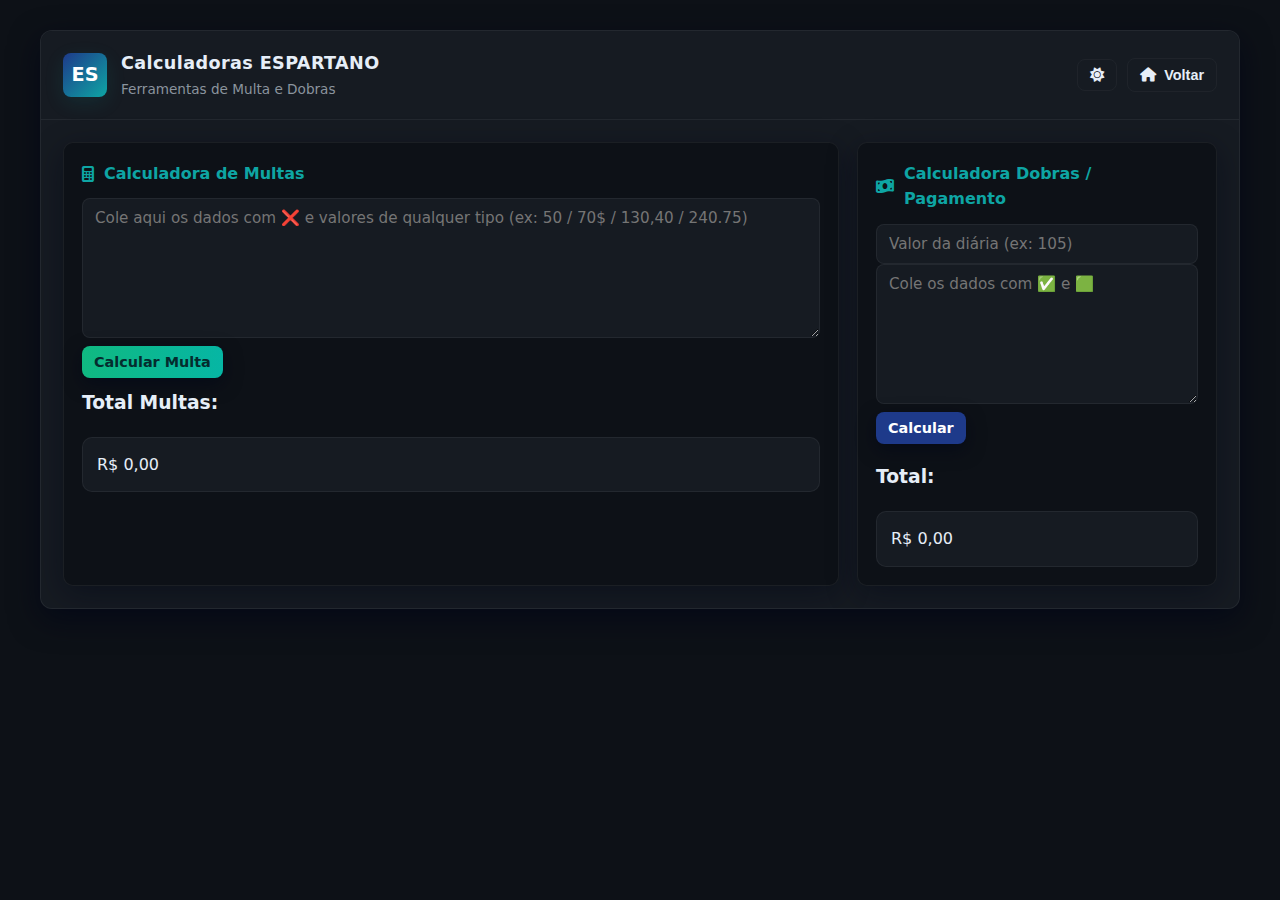
<file: calculadoras.html>
<!DOCTYPE html> 
<html lang="pt-BR">
<head>
<meta charset="UTF-8">
<meta name="viewport" content="width=device-width, initial-scale=1.0">
<title>Calculadoras • ESPARTANO</title>
<link href="https://cdnjs.cloudflare.com/ajax/libs/font-awesome/6.5.0/css/all.min.css" rel="stylesheet">
<link rel="stylesheet" href="styles.css">

</head>

<body>
<div class="wrap">

<header class="app-header">
  <div class="title">
    <div class="logo">ES</div>
    <div>
      <h1>Calculadoras ESPARTANO</h1>
      <div class="subtitle">Ferramentas de Multa e Dobras</div>
    </div>
  </div>

  <div class="header-actions">
	    <button title="Alternar Tema" onclick="alternarTema()" id="themeToggle">
	      <i class="fa-solid fa-sun"></i>
	    </button>
    <button onclick="window.location.href='index.html'">
      <i class="fa-solid fa-house"></i> Voltar
    </button>
  </div>
</header>

<main>

<!-- ======================== CALCULADORA DE MULTAS ======================== -->
<section class="panel main-panel">
  <h2><i class="fa-solid fa-calculator"></i> Calculadora de Multas</h2>

  <textarea id="entradaMulta" placeholder="Cole aqui os dados com ❌ e valores de qualquer tipo (ex: 50 / 70$ / 130,40 / 240.75)" style="height:140px"></textarea>

  <button class="btn btn-add" onclick="calcularMulta()">Calcular Multa</button>

  <h3 style="margin-top:10px;">Total Multas:</h3>
  <div class="card" id="resultadoMulta">R$ 0,00</div>
</section>



<!-- ======================== CALCULADORA DOBRAS ======================== -->
<section class="panel main-panel">
  <h2><i class="fa-solid fa-money-bill-wave"></i> Calculadora Dobras / Pagamento</h2>

  <input type="number" id="valorDiaria2" class="input" placeholder="Valor da diária (ex: 105)">
  <textarea id="entradaDobras" placeholder="Cole os dados com ✅ e 🟩" style="height:140px"></textarea>

  <button class="btn btn-success" onclick="calcularDobras()">Calcular</button>

  <h3>Total:</h3>
  <div class="card" id="resultadoDobras">R$ 0,00</div>
</section>

</main>
</div>

<script src="theme.js"></script>
<script>
/* ============================================================
   CALCULADORA DE MULTAS — CORRIGIDA
   Agora ela captura valores mesmo com textos / símbolos no meio
   Ex: ❌ 50 / ❌ valor: 130,40 / ❌ total = 240.75
   ============================================================ */
function calcularMulta() {
  const texto = document.getElementById("entradaMulta").value;

  const regex = /❌[^0-9]*([\d.,]+)/g;

  let match;
  let total = 0;

  while ((match = regex.exec(texto)) !== null) {
    const numero = match[1].replace(",", ".");
    total += parseFloat(numero);
  }

  document.getElementById("resultadoMulta").textContent =
    total.toLocaleString("pt-BR", { style: "currency", currency: "BRL" });
}

function calcularDobras() {
  const texto = document.getElementById("entradaDobras").value;
  const diaria = parseFloat(document.getElementById("valorDiaria2").value) || 0;

  const linhas = texto.split("\n");
  let total = 0;

  linhas.forEach(linha => {
    const qtdVerde = (linha.match(/🟩/g) || []).length;
    const qtdCheck = (linha.match(/✅/g) || []).length;

    if (qtdVerde > 0) {
      total += 20; // Tem 🟩 → adiciona 20
    } else if (qtdCheck >= 2) {
      total += diaria; // Linha com 2 ou mais check marca diária
    }
  });

  document.getElementById("resultadoDobras").textContent =
    total.toLocaleString("pt-BR", { style: "currency", currency: "BRL" });
}

</script>

</body>
</html>
</file>
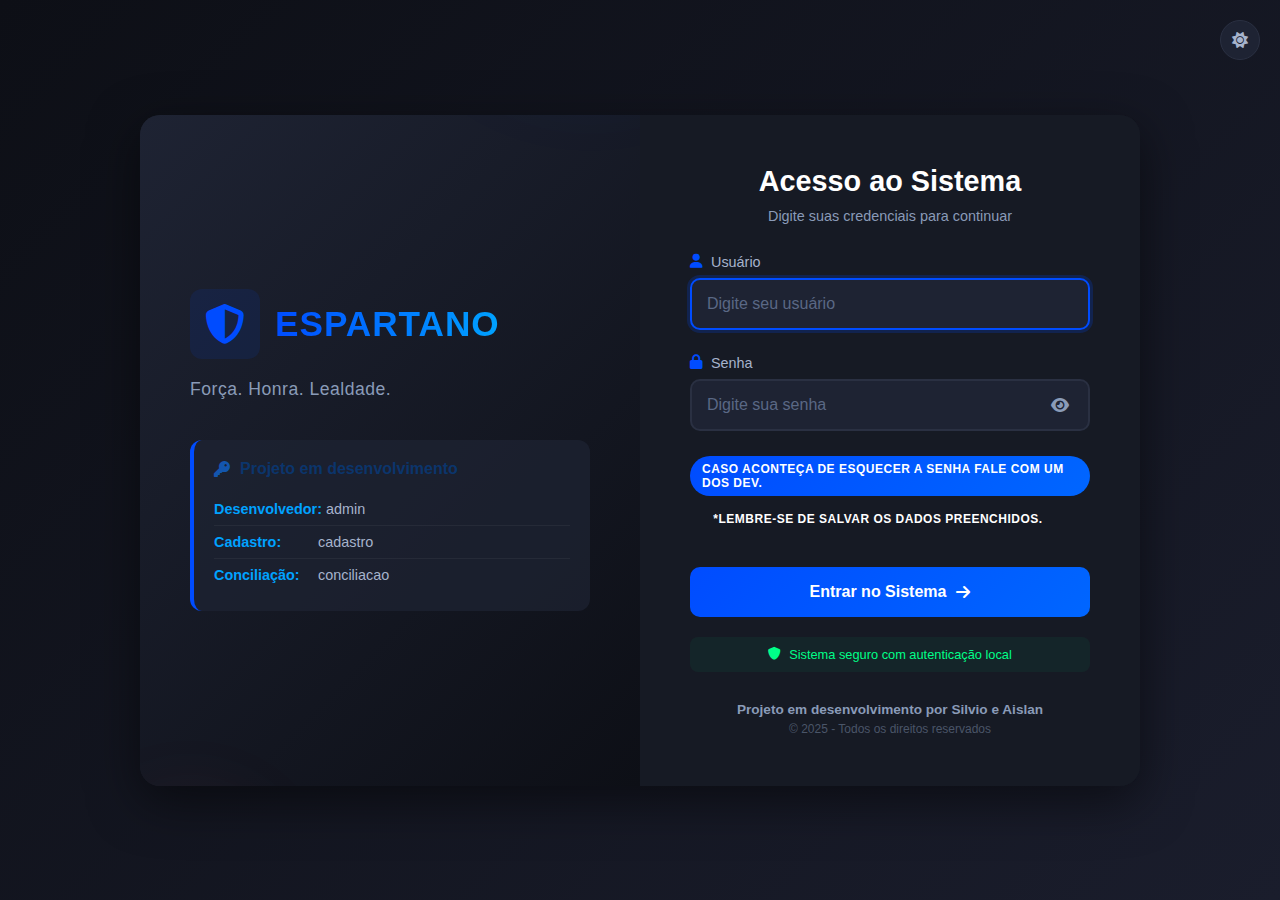
<file: login.html>
<!DOCTYPE html>
<html lang="pt-BR">
<head>
    <meta charset="UTF-8" />
    <meta name="viewport" content="width=device-width, initial-scale=1.0" />
    <title>Login - Sistema Espartano</title>
    <link rel="stylesheet" href="login.css">
    <link rel="stylesheet" href="https://cdnjs.cloudflare.com/ajax/libs/font-awesome/6.4.0/css/all.min.css">
</head>

<body>
    <div class="login-container">
        <div class="login-left">
            <div class="brand-section">
                <div class="logo">
                    <i class="fas fa-shield-alt"></i>
                    <h1>ESPARTANO</h1>
                </div>
                <p class="slogan">Força. Honra. Lealdade.</p>
                
                <div class="credentials-info">
                    <h3><i class="fas fa-key"></i>Projeto em desenvolvimento</h3>
                    <div class="credential-item">
                        <strong>Desenvolvedor:</strong> admin
                    </div>
                    <div class="credential-item">
                        <strong>Cadastro:</strong> cadastro 
                    </div>
                    <div class="credential-item">
                        <strong>Conciliação:</strong> conciliacao
                    </div>
                </div>
            </div>
        </div>
        
        <div class="login-box">
            <button title="Alternar Tema" onclick="alternarTema()" id="themeToggle" class="theme-toggle-login">
                <i class="fa-solid fa-sun"></i>
            </button>
            <div class="login-header">
                <h2>Acesso ao Sistema</h2>
                <p>Digite suas credenciais para continuar</p>
            </div>

            <div id="login-error" class="error-message" style="display:none;">
                <i class="fas fa-exclamation-circle"></i>
                <span>Usuário ou senha incorretos!</span>
            </div>

            <form id="login-form" onsubmit="login(event)">
                <div class="input-group">
                    <label for="username">
                        <i class="fas fa-user"></i> Usuário
                    </label>
                    <input type="text" id="username" placeholder="Digite seu usuário" autocomplete="username">
                </div>
                
                <div class="input-group">
                    <label for="password">
                        <i class="fas fa-lock"></i> Senha
                    </label>
                    <div class="password-container">
                        <input type="password" id="password" placeholder="Digite sua senha" autocomplete="current-password">
                        <button type="button" class="toggle-password" onclick="togglePassword()">
                            <i class="fas fa-eye"></i>
                        </button>
                    </div>
                </div>

                <div class="options">
                    <div class="role-badges">
                        <span class="badge badge-admin">Caso aconteça de esquecer a senha fale com um dos Dev.</span>
                        <br>
                        <br>
                        <span class="badge badge-cadastro">*Lembre-se de salvar os dados preenchidos.</span>
                        <span class="badge badge-conciliacao"></span>
                    </div>
                </div>

                <button type="submit" class="btn-login">
                    <span>Entrar no Sistema</span>
                    <i class="fas fa-arrow-right"></i>
                </button>

                <div class="security-info">
                    <i class="fas fa-shield"></i>
                    <span>Sistema seguro com autenticação local</span>
                </div>
            </form>

            <div class="footer">
                <p class="version">Projeto em desenvolvimento por Silvio e Aislan</p>
                <p class="copyright">© 2025 - Todos os direitos reservados</p>
            </div>
        </div>
    </div>

    <script src="login.js"></script>
    <script src="theme.js"></script>
    <script>
        // Adicionando a função togglePassword aqui para evitar erros
        function togglePassword() {
            const passwordInput = document.getElementById('password');
            const toggleButton = document.querySelector('.toggle-password i');
            
            if (passwordInput.type === 'password') {
                passwordInput.type = 'text';
                toggleButton.classList.remove('fa-eye');
                toggleButton.classList.add('fa-eye-slash');
            } else {
                passwordInput.type = 'password';
                toggleButton.classList.remove('fa-eye-slash');
                toggleButton.classList.add('fa-eye');
            }
        }

        // Foco automático no campo de usuário
        document.addEventListener('DOMContentLoaded', function() {
            document.getElementById('username').focus();
            
            // Pressionar Enter para enviar
            document.getElementById('password').addEventListener('keypress', function(e) {
                if (e.key === 'Enter') {
                    const form = document.getElementById('login-form');
                    const event = new Event('submit', { cancelable: true });
                    form.dispatchEvent(event);
                }
            });
        });
    </script>
</body>
</html>
</file>
<file: styles.css>
:root {
  --bg: #0d1117;
          --card: #161b22; /* Cartão Escuro */
          --muted: #8b949e; /* Texto Muted */
  --accent: #0ea5a4;
  --primary: #1e3a8a;
  --danger: #ef4444;
  --success: #10b981;
  --glass: rgba(255, 255, 255, 0.03);
  --border: rgba(255, 255, 255, 0.06);
  --white: #e6eef8;
  --shadow-sm: 0 6px 18px rgba(2, 6, 23, 0.6);
  --shadow-md: 0 8px 30px rgba(2, 6, 23, 0.45);
  --shadow-lg: 0 10px 30px rgba(2, 6, 23, 0.7);
  --transition: all 0.3s cubic-bezier(0.4, 0, 0.2, 1);
}

.light-theme {
  --bg: #f9fafb; /* Fundo branco muito suave */
  --card: #ffffff; /* Fundo dos painéis branco */
  --muted: #6b7280; /* Texto secundário */
  --accent: #0d9488; /* Cor de destaque (mantida) */
  --primary: #3b82f6; /* Azul mais suave */
  --danger: #dc2626; /* Vermelho */
  --success: #10b981; /* Verde */
  --glass: rgba(222, 215, 215, 0.01);
  --border: #e5e7eb; /* Borda clara */
  --white: #1f2937; /* Texto principal escuro */
  --shadow-sm: 0 1px 2px rgba(0, 0, 0, 0.05);
  --shadow-md: 0 4px 6px rgba(0, 0, 0, 0.1);
  --shadow-lg: 0 10px 15px rgba(0, 0, 0, 0.1);
}

*,
*::before,
*::after {
  box-sizing: border-box;
}

html,
body {
  height: 100%;
  margin: 0;
  padding: 0;
}

body {
  font-family: 'Segoe UI', Roboto, system-ui, -apple-system, 'Helvetica Neue', Arial, sans-serif;
  background: var(--bg); /* Cor sólida para um visual flat */
  color: var(--white);
  -webkit-font-smoothing: antialiased;
  -moz-osx-font-smoothing: grayscale;
  padding: 18px;
  line-height: 1.6;
}

.wrap {
  max-width: 1200px;
  margin: 12px auto;
  background: var(--card); /* Cor sólida do card para o wrap */
  border-radius: 12px;
  box-shadow: var(--shadow-lg);
  border: 1px solid var(--border);
  overflow: hidden;
}

.app-header {
  display: flex;
  align-items: center;
  justify-content: space-between;
  padding: 18px 22px;
  background: var(--card); /* Cor sólida do card */
  border-bottom: 1px solid var(--border);
  gap: 16px;
  flex-wrap: wrap;
}

.title {
  display: flex;
  gap: 14px;
  align-items: center;
}

.logo {
  width: 44px;
  height: 44px;
  background: linear-gradient(135deg, var(--primary), var(--accent));
  display: flex;
  align-items: center;
  justify-content: center;
  border-radius: 8px;
  font-weight: 700;
  color: white;
  box-shadow: 0 6px 20px rgba(14, 165, 164, 0.12);
  font-size: 1.2rem;
}

h1 {
  font-size: 1.1rem;
  margin: 0;
  color: var(--white);
  letter-spacing: 0.4px;
  font-weight: 700;
}

.subtitle {
  color: var(--muted);
  font-size: 0.85rem;
  margin-top: 2px;
}

.header-actions {
  display: flex;
  gap: 10px;
  align-items: center;
  flex-wrap: wrap;
}

.header-actions button {
  background: transparent;
  border: 1px solid rgba(255, 255, 255, 0.04);
  color: var(--white);
  padding: 8px 12px;
  border-radius: 8px;
  cursor: pointer;
  display: inline-flex;
  gap: 8px;
  align-items: center;
  font-weight: 600;
  font-size: 0.9rem;
  transition: var(--transition);
}

.header-actions button:hover {
  transform: translateY(-3px);
  background: rgba(255, 255, 255, 0.05);
  box-shadow: var(--shadow-sm);
}

.header-actions button.btn-danger {
  background: #7f1d1d;
  border-color: #991b1b;
}

.header-actions button.btn-danger:hover {
  background: #991b1b;
}

main {
  padding: 22px;
  display: grid;
  grid-template-columns: 1fr 360px;
  gap: 18px;
}

.panel {
  background: var(--bg); /* Cor sólida do fundo */
  border-radius: 10px;
  padding: 18px;
  border: 1px solid var(--border);
  box-shadow: var(--shadow-md);
}

.main-panel {
  min-height: 400px;
}

.sub-panel {
  margin-bottom: 12px;
}

.panel h2 {
  margin: 0 0 12px 0;
  color: var(--accent);
  font-size: 1rem;
  display: flex;
  align-items: center;
  gap: 10px;
  font-weight: 700;
}

.grid-2col {
  display: grid;
  grid-template-columns: 1fr 1fr;
  gap: 12px;
}

label {
  font-size: 0.85rem;
  color: var(--muted);
  display: block;
  margin-bottom: 6px;
  font-weight: 500;
}

input[type="text"],
input[type="date"],
input[type="number"],
textarea {
  width: 100%;
  padding: 10px 12px;
  border-radius: 8px;
  background: var(--card);
  color: var(--white);
  border: 1px solid var(--border);
  font-size: 0.95rem;
  transition: var(--transition);
  font-family: inherit;
}

input:focus,
textarea:focus {
  outline: 2px solid rgba(14, 165, 164, 0.12);
  border-color: rgba(14, 165, 164, 0.2);
  background: rgba(17, 24, 39, 0.8);
}

input:hover,
textarea:hover {
  border-color: rgba(255, 255, 255, 0.1);
}

.input-estado {
  border-radius: 8px;
  padding: 10px 12px;
  width: 100%;
  margin-bottom: 12px;
  background: var(--card);
  border: 1px solid var(--border);
  color: var(--white);
}

.saldo-input {
  font-weight: 600;
}

table {
  width: 100%;
  border-collapse: collapse;
  margin-top: 8px;
  font-size: 0.92rem;
  color: var(--white);
}

th,
td {
  padding: 10px 8px;
  border-bottom: 1px solid rgba(255, 255, 255, 0.03);
  text-align: left;
  vertical-align: middle;
}

thead th {
  background: rgba(255, 255, 255, 0.02);
  color: var(--muted);
  font-weight: 700;
  font-size: 0.86rem;
  position: sticky;
  top: 0;
  backdrop-filter: blur(6px);
  text-transform: uppercase;
  letter-spacing: 0.5px;
}

tbody tr {
  transition: var(--transition);
}

tbody tr:nth-child(even) {
  background: rgba(255, 255, 255, 0.012);
}

tbody tr:hover {
  background: rgba(255, 255, 255, 0.03);
}

.valor-input {
  text-align: right;
  font-weight: 700;
  padding-right: 10px;
}

tfoot td {
  font-weight: 700;
  color: var(--accent);
  background: rgba(14, 165, 164, 0.03);
  border-top: 1px solid rgba(255, 255, 255, 0.02);
  padding-top: 12px;
}

.btn {
  display: inline-flex;
  gap: 8px;
  align-items: center;
  padding: 8px 12px;
  border-radius: 8px;
  border: none;
  cursor: pointer;
  font-weight: 700;
  color: white;
  background: var(--primary);
  box-shadow: var(--shadow-sm);
  transition: var(--transition);
  font-size: 0.9rem;
  font-family: inherit;
}

.btn:hover {
  transform: translateY(-3px);
  box-shadow: 0 8px 24px rgba(2, 6, 23, 0.8);
}

.btn:active {
  transform: translateY(-1px);
}

.btn-add {
  background: linear-gradient(90deg, var(--success), #06b6a4);
  color: #042c2e;
}

.btn-add:hover {
  background: linear-gradient(90deg, #059669, #0d9488);
}

.btn-paste {
  background: linear-gradient(90deg, #0f766e, #0ea5a4);
}

.btn-paste:hover {
  background: linear-gradient(90deg, #0d9488, #14b8a6);
}

.btn-zerar {
  background: #374151;
}

.btn-zerar:hover {
  background: #4b5563;
}

.btn-excel {
  background: linear-gradient(90deg, #16a34a, #059669);
}

.btn-excel:hover {
  background: linear-gradient(90deg, #15803d, #047857);
}

.btn-pdf {
  background: linear-gradient(90deg, #ef4444, #dc2626);
}

.btn-pdf:hover {
  background: linear-gradient(90deg, #dc2626, #b91c1c);
}

.btn-conciliacao {
  background: linear-gradient(90deg, #6d28d9, #5b21b6);
  width: 100%;
  justify-content: center;
  padding: 12px 16px;
  font-size: 1rem;
}

.btn-conciliacao:hover {
  background: linear-gradient(90deg, #5b21b6, #4c1d95);
}

.btn-copy {
  background: linear-gradient(90deg, #0ea5a4, #0d9488);
  padding: 6px 10px;
  font-size: 0.85rem;
}

.btn-group {
  margin-top: 12px;
  display: flex;
  gap: 8px;
  flex-wrap: wrap;
}

.paste-container {
  margin-top: 10px;
  border-radius: 8px;
  padding: 10px;
  border: 1px dashed rgba(255, 255, 255, 0.04);
  background: linear-gradient(180deg, rgba(255, 255, 255, 0.01), rgba(0, 0, 0, 0.02));
  max-height: 220px;
  overflow-y: auto;
}

.paste-container label {
  color: var(--muted);
  display: block;
  margin-bottom: 8px;
}

.paste-container textarea {
  width: 100%;
  height: 120px;
  margin-top: 8px;
  background: var(--card);
  color: var(--white);
  border: 1px solid var(--border);
  resize: vertical;
  font-family: ui-monospace, SFMono-Regular, Menlo, Monaco, 'Courier New', monospace;
  font-size: 0.9rem;
}

.paste-actions {
  margin-top: 8px;
  display: flex;
  gap: 8px;
  justify-content: flex-end;
}

.side {
  display: flex;
  flex-direction: column;
  gap: 12px;
  position: sticky; /* Torna a coluna lateral "pegajosa" */
  top: 22px; /* Distância do topo da tela (ajustar conforme o padding do main) */
  height: fit-content; /* Impede que o elemento se estique além do necessário */
}

.card {
  background: var(--card); /* Cor sólida do card */
  border-radius: 10px;
  padding: 14px;
  border: 1px solid var(--border);
}

.card h3 {
  margin: 0 0 12px 0;
  color: var(--accent);
  font-size: 0.95rem;
  display: flex;
  align-items: center;
  gap: 8px;
  font-weight: 700;
}

.resumo-item {
  display: flex;
  justify-content: space-between;
  margin: 8px 0;
  color: var(--muted);
  font-size: 0.9rem;
}

.resumo-item strong {
  color: var(--white);
  font-weight: 700;
}

.conciliacao-output {
  white-space: pre-wrap;
  background: #020617;
  border-radius: 8px;
  padding: 12px;
  color: var(--muted);
  display: none;
  font-family: ui-monospace, SFMono-Regular, Menlo, Monaco, 'Courier New', monospace;
  border: 1px solid rgba(255, 255, 255, 0.03);
  margin-top: 18px;
  max-height: 400px;
  overflow-y: auto;
  font-size: 0.85rem;
  line-height: 1.6;
}

.link-container {
  margin-top: 18px;
  padding: 12px;
  background: rgba(14, 165, 164, 0.03);
  border: 1px solid rgba(14, 165, 164, 0.1);
  border-radius: 8px;
}

.link-container label {
  color: var(--accent);
  font-weight: 600;
  margin-bottom: 8px;
}

.link-display {
  display: flex;
  gap: 8px;
  align-items: center;
  margin-top: 8px;
}

.link-display code {
  flex: 1;
  background: var(--card);
  padding: 8px 12px;
  border-radius: 6px;
  color: var(--white);
  font-size: 0.85rem;
  word-break: break-all;
  border: 1px solid var(--border);
  font-family: ui-monospace, SFMono-Regular, Menlo, Monaco, 'Courier New', monospace;
}

.footer {
  padding: 12px 18px;
  color: var(--muted);
  font-size: 0.9rem;
  display: flex;
  justify-content: space-between;
  align-items: center;
  border-top: 1px solid var(--border);
  background: var(--card); /* Cor sólida do card */
  flex-wrap: wrap;
  gap: 12px;
}

::-webkit-scrollbar {
  width: 8px;
  height: 8px;
}

::-webkit-scrollbar-track {
  background: var(--card);
  border-radius: 4px;
}

::-webkit-scrollbar-thumb {
  background: var(--muted);
  border-radius: 4px;
}

::-webkit-scrollbar-thumb:hover {
  background: var(--accent);
}

@media (max-width: 980px) {
  main {
    grid-template-columns: 1fr;
  }

  .header-actions {
    gap: 8px;
    flex-wrap: wrap;
  }

  .wrap {
    margin: 8px;
  }

  .grid-2col {
    grid-template-columns: 1fr;
  }

  body {
    padding: 8px;
  }
}

@media (max-width: 640px) {
  .app-header {
    flex-direction: column;
    align-items: flex-start;
  }

  .header-actions {
    width: 100%;
    justify-content: flex-start;
  }

  .header-actions button {
    flex: 1;
    justify-content: center;
    min-width: 100px;
  }

  h1 {
    font-size: 1rem;
  }

  .subtitle {
    font-size: 0.8rem;
  }
}

@keyframes fadeIn {
  from {
    opacity: 0;
    transform: translateY(10px);
  }
  to {
    opacity: 1;
    transform: translateY(0);
  }
}

.panel,
.card {
  animation: fadeIn 0.3s ease-out;
}

.grafico-container {
  margin-top: 12px;
}

/* LED Border: dots around the container */
.grafico-container { position: relative; }
.led-border { position: absolute; inset: -8px; pointer-events: none; }
.led-dot {
  position: absolute;
  width: 16px;
  height: 6px;
  border-radius: 3px;
  background: rgba(255,255,255,0.04);
  box-shadow: 0 0 2px rgba(0,0,0,0.2);
  transition: transform 0.12s linear, box-shadow 0.12s linear, background 0.12s linear, opacity 0.12s linear;
  transform-origin: center center;
  transform: translate(-50%, -50%);
  opacity: 0.18;
}
.led-dot.horizontal { /* size set dynamically via JS to match spacing */ }
.led-dot.vertical { /* size set dynamically via JS to match spacing */ }
.led-dot.active {
  background: linear-gradient(90deg, rgba(0,229,255,1), rgba(0,229,255,0.35));
  box-shadow: 0 0 10px rgba(0,229,255,0.9), 0 0 6px rgba(0,229,255,0.4);
  transform: translate(-50%, -50%) scale(1.1);
}

.led-border::after {
  content: '';
  position: absolute;
  inset: 0;
  border-radius: 10px;
  border: 2px solid rgba(0,229,255,0.06);
  pointer-events: none;
}

.slice-details {
  background: var(--card-bg);
  border: 1px solid var(--border);
  padding: 12px;
  border-radius: 8px;
}

#fluxoChart { cursor: pointer; }
/* Zoom visual: transição e origem do transform para escala visual */
#fluxoChart {
  transition: transform 0.12s ease;
  transform-origin: center center;
  display: block;
  margin: 0 auto;
}

.grafico-item {
  margin-bottom: 16px;
}

.grafico-label {
  display: flex;
  justify-content: space-between;
  align-items: center;
  margin-bottom: 6px;
  font-size: 0.9rem;
}

.grafico-label span {
  color: var(--muted);
  font-weight: 500;
}

.grafico-label strong {
  color: var(--white);
  font-weight: 700;
  font-size: 0.95rem;
}

.grafico-barra-container {
  width: 100%;
  height: 24px;
  background: rgba(255, 255, 255, 0.03);
  border-radius: 6px;
  overflow: hidden;
  border: 1px solid var(--border);
  position: relative;
}

.grafico-barra {
  height: 100%;
  border-radius: 6px;
  transition: width 0.8s cubic-bezier(0.4, 0, 0.2, 1);
  position: relative;
  min-width: 2px;
}

.grafico-barra::after {
  content: '';
  position: absolute;
  top: 0;
  left: 0;
  right: 0;
  bottom: 0;
  background: linear-gradient(90deg, 
    rgba(255, 255, 255, 0.1) 0%, 
    rgba(255, 255, 255, 0) 50%, 
    rgba(255, 255, 255, 0.1) 100%);
  animation: shimmer 2s infinite;
}

@keyframes shimmer {
  0% {
    transform: translateX(-100%);
  }
  100% {
    transform: translateX(100%);
  }
}

.barra-inicial {
  background: linear-gradient(90deg, #1e3a8a, #2563eb);
  box-shadow: 0 0 10px rgba(37, 99, 235, 0.3);
}

.barra-positiva {
  background: linear-gradient(90deg, var(--success), #06b6a4);
  box-shadow: 0 0 10px rgba(16, 185, 129, 0.3);
}

.barra-negativa {
  background: linear-gradient(90deg, var(--danger), #dc2626);
  box-shadow: 0 0 10px rgba(239, 68, 68, 0.3);
}

.barra-final {
  background: linear-gradient(90deg, var(--accent), #14b8a6);
  box-shadow: 0 0 10px rgba(14, 165, 164, 0.4);
}

@keyframes slideInUp {
  from {
    opacity: 0;
    transform: translateY(20px);
  }
  to {
    opacity: 1;
    transform: translateY(0);
  }
}

#graficoCard {
  animation: slideInUp 0.5s ease-out;
}

@media (max-width: 640px) {
  .grafico-label {
    font-size: 0.85rem;
  }

  .grafico-label strong {
    font-size: 0.9rem;
  }

  .grafico-barra-container {
    height: 20px;
  }
}

/* Estilos para a nova seção de Diária */
.resultado-diaria {
  margin-top: 10px;
  padding: 10px;
  background: rgba(255, 255, 255, 0.01);
  border: 1px solid var(--border);
  border-radius: 8px;
  font-size: 0.95rem;
  color: var(--white);
}

.diaria-header {
  margin-bottom: 8px;
  padding-bottom: 5px;
  border-bottom: 1px solid rgba(255, 255, 255, 0.05);
  font-size: 0.9rem;
}

.diaria-header strong {
  color: var(--accent);
}

.diaria-list {
  list-style: none;
  padding: 0;
  margin: 0;
  display: grid;
  grid-template-columns: repeat(auto-fill, minmax(60px, 1fr));
  gap: 6px;
}

.diaria-list li {
  background: rgba(255, 255, 255, 0.05);
  padding: 4px 8px;
  border-radius: 4px;
  font-weight: 500;
  text-align: center;
  transition: background 0.2s;
  font-size: 0.85rem;
}

.diaria-list li:hover {
  background: rgba(255, 255, 255, 0.1);
}

.diaria-list li {
  display: flex;
  justify-content: space-between;
  align-items: center;
}

.diaria-status {
  display: inline-block;
  margin-left: 8px;
  padding: 2px 8px;
  border-radius: 12px;
  font-size: 0.72rem;
  font-weight: 700;
}

.diaria-status.positivo {
  background: rgba(76, 175, 80, 0.12);
  color: var(--success);
  border: 1px solid rgba(76, 175, 80, 0.18);
}

.diaria-status.negativo {
  background: rgba(244, 67, 54, 0.06);
  color: var(--danger);
  border: 1px solid rgba(244, 67, 54, 0.12);
}

.diaria-status.neutro {
  background: rgba(255, 255, 255, 0.03);
  color: var(--info);
  border: 1px solid rgba(255, 255, 255, 0.06);
}

/* --- ESTILOS DE IMPRESSÃO --- */
@media print {
  body {
    background: white !important;
    color: black !important;
    padding: 0 !important;
    font-size: 10pt;
  }

  .wrap, .panel, .card {
    box-shadow: none !important;
    border: 1px solid #ccc !important;
    background: white !important;
    page-break-inside: avoid;
  }
  
  .wrap {
  .highlight {
    box-shadow: 0 6px 20px rgba(16,185,129,0.08) inset;
    border: 1px solid rgba(16,185,129,0.15);
    transition: box-shadow 0.3s ease, border 0.3s ease;
  }
    max-width: 100% !important;
    margin: 0 !important;
    border: none !important;
  }

  main {
    grid-template-columns: 1fr !important; 
    padding: 0 !important;
    display: block !important;
  }
  
  .panel {
    padding: 15px !important;
    margin-bottom: 15px !important;
  }

  .panel h2 {
    color: #333 !important;
    border-bottom: 1px solid #eee;
    padding-bottom: 5px;
    margin-bottom: 10px !important;
    font-size: 1.2rem !important;
  }
  
  /* Esconde elementos desnecessários na impressão */
  .app-header, .side, .btn-group, .paste-container, .link-container, .footer, .panel h2 i, .no-print, .header-actions, .btn-conciliacao { 
    display: none !important;
  }

  /* Transforma inputs em texto simples (o JS faz a mágica de preencher) */
  input[type="text"],
  input[type="date"],
  input[type="number"] {
    border: none !important;
    background: transparent !important;
    color: black !important;
    padding: 0 !important;
    font-size: 1em !important;
    height: auto !important;
    -webkit-appearance: none;
    -moz-appearance: none;
    appearance: none;
  }
  
  /* Garante que o conteúdo da tabela seja impresso corretamente */
  table {
    page-break-inside: auto;
  }

  tr {
    page-break-inside: avoid;
    page-break-after: auto;
  }
  
  table td:nth-child(3) {
    text-align: right !important;
    font-weight: bold !important;
  }

  table thead th {
    background: #f0f0f0 !important;
    color: #333 !important;
    border-bottom: 2px solid #ccc !important;
  }

  table tfoot td {
    background: #e0e0e0 !important;
    color: #333 !important;
    border-top: 2px solid #ccc !important;
    font-weight: bold !important;
  }

  #conciliacaoOutput {
    display: block !important;
    color: #333 !important;
    background: #f9f9f9 !important;
    border: 1px solid #ccc !important;
    padding: 15px !important;
    margin-top: 20px !important;
    white-space: pre-wrap;
    font-family: monospace;
  }
}
</file>
<file: login.css>
/* Reset e configurações globais */
* {
    margin: 0;
    padding: 0;
    box-sizing: border-box;
}

body {
    font-family: 'Segoe UI', Tahoma, Geneva, Verdana, sans-serif;
    background: linear-gradient(135deg, #0d0f16 0%, #1a1d2c 100%);
    color: #fff;
    min-height: 100vh;
    display: flex;
    justify-content: center;
    align-items: center;
    padding: 20px;
}

/* Container principal */
.login-container {
    display: flex;
    max-width: 1000px;
    width: 100%;
    min-height: 600px;
    background: #161a24;
    border-radius: 20px;
    overflow: hidden;
    box-shadow: 0 15px 50px rgba(0, 0, 0, 0.5);
    animation: fadeIn 0.8s ease-out;
}

@keyframes fadeIn {
    from { opacity: 0; transform: translateY(20px); }
    to { opacity: 1; transform: translateY(0); }
}

/* Lado esquerdo - Branding */
.login-left {
    flex: 1;
    background: linear-gradient(135deg, #1e2333 0%, #0d0f16 100%);
    padding: 50px;
    display: flex;
    flex-direction: column;
    justify-content: center;
    position: relative;
    overflow: hidden;
}

.login-left::before {
    content: '';
    position: absolute;
    top: -50%;
    right: -20%;
    width: 300px;
    height: 300px;
    background: rgba(0, 76, 255, 0.1);
    border-radius: 50%;
    filter: blur(40px);
}

.login-left::after {
    content: '';
    position: absolute;
    bottom: -30%;
    left: -10%;
    width: 200px;
    height: 200px;
    background: rgba(255, 107, 107, 0.05);
    border-radius: 50%;
    filter: blur(30px);
}

.brand-section .logo {
    display: flex;
    align-items: center;
    gap: 15px;
    margin-bottom: 20px;
}

.brand-section .logo i {
    font-size: 2.5rem;
    color: #004cff;
    background: rgba(0, 76, 255, 0.1);
    padding: 15px;
    border-radius: 12px;
}

.brand-section .logo h1 {
    font-size: 2.2rem;
    background: linear-gradient(90deg, #004cff, #00a2ff);
    -webkit-background-clip: text;
    -webkit-text-fill-color: transparent;
    font-weight: 700;
    letter-spacing: 1px;
}

.slogan {
    font-size: 1.1rem;
    color: #8a9bb8;
    margin-bottom: 40px;
    font-weight: 300;
    letter-spacing: 0.5px;
}

/* Seção de credenciais de teste */
.credentials-info {
    background: rgba(30, 35, 51, 0.7);
    border-radius: 12px;
    padding: 20px;
    margin-top: 40px;
    border-left: 4px solid #004cff;
}

.credentials-info h3 {
    display: flex;
    align-items: center;
    gap: 10px;
    margin-bottom: 15px;
    font-size: 1rem;
    color: #0b356c;
}

.credentials-info h3 i {
    color: #1356ae;
}

.credential-item {
    padding: 8px 0;
    border-bottom: 1px solid rgba(255, 255, 255, 0.05);
    font-size: 0.9rem;
    color: #a6b3cc;
}

.credential-item:last-child {
    border-bottom: none;
}

.credential-item strong {
    color: #00a2ff;
    min-width: 100px;
    display: inline-block;
}

/* Lado direito - Formulário */
.login-box {
    flex: 1;
    padding: 50px;
    display: flex;
    flex-direction: column;
    justify-content: center;
    background: #161a24;
}

.login-header {
    text-align: center;
    margin-bottom: 30px;
}

.login-header h2 {
    font-size: 1.8rem;
    margin-bottom: 10px;
    color: #ffffff;
    font-weight: 600;
}

.login-header p {
    color: #8a9bb8;
    font-size: 0.9rem;
}

/* Grupo de inputs */
.input-group {
    margin-bottom: 25px;
}

.input-group label {
    display: flex;
    align-items: center;
    gap: 8px;
    margin-bottom: 8px;
    font-size: 0.9rem;
    color: #a6b3cc;
    font-weight: 500;
}

.input-group label i {
    color: #004cff;
}

.input-group input {
    width: 100%;
    padding: 15px;
    background: #1e2333;
    border: 2px solid #2a3042;
    border-radius: 10px;
    color: #fff;
    font-size: 1rem;
    transition: all 0.3s ease;
}

.input-group input:focus {
    outline: none;
    border-color: #004cff;
    box-shadow: 0 0 0 3px rgba(0, 76, 255, 0.2);
}

.input-group input::placeholder {
    color: #5a6885;
}

/* Container de senha com botão de visualização */
.password-container {
    position: relative;
}

.toggle-password {
    position: absolute;
    right: 15px;
    top: 50%;
    transform: translateY(-50%);
    background: transparent;
    border: none;
    color: #8a9bb8;
    cursor: pointer;
    font-size: 1rem;
    padding: 5px;
    transition: color 0.3s ease;
    width: 30px;
    height: 30px;
    border-radius: 50%;
    display: flex;
    align-items: center;
    justify-content: center;
}

.toggle-password:hover {
    background: rgba(255, 255, 255, 0.05);
    color: #004cff;
}

/* Mensagem de erro */
.error-message {
    background: rgba(255, 59, 59, 0.1);
    border: 1px solid #ff3b3b;
    color: #ff6b6b;
    padding: 15px;
    border-radius: 10px;
    margin-bottom: 25px;
    display: flex;
    align-items: center;
    gap: 10px;
    font-size: 0.9rem;
    animation: slideIn 0.3s ease;
}

@keyframes slideIn {
    from {
        opacity: 0;
        transform: translateY(-10px);
    }
    to {
        opacity: 1;
        transform: translateY(0);
    }
}

/* Badges de roles */
.role-badges {
    display: flex;
    gap: 10px;
    margin-bottom: 25px;
    justify-content: center;
    flex-wrap: wrap;
}

.badge {
    padding: 6px 12px;
    border-radius: 20px;
    font-size: 0.75rem;
    font-weight: 600;
    letter-spacing: 0.5px;
    text-transform: uppercase;
}

.badge-admin {
    background: linear-gradient(135deg, #004cff 0%, #0066ff 100%);
}



/* Botão de login */
.btn-login {
    width: 100%;
    padding: 16px;
    background: linear-gradient(135deg, #004cff 0%, #0066ff 100%);
    border: none;
    border-radius: 10px;
    color: white;
    font-size: 1rem;
    font-weight: 600;
    cursor: pointer;
    display: flex;
    justify-content: center;
    align-items: center;
    gap: 10px;
    transition: all 0.3s ease;
    margin-bottom: 20px;
    position: relative;
    overflow: hidden;
}

.btn-login::before {
    content: '';
    position: absolute;
    top: 50%;
    left: 50%;
    width: 0;
    height: 0;
    border-radius: 50%;
    background: rgba(255, 255, 255, 0.2);
    transform: translate(-50%, -50%);
    transition: width 0.6s, height 0.6s;
}

.btn-login:hover::before {
    width: 300px;
    height: 300px;
}

.btn-login:hover {
    transform: translateY(-2px);
    box-shadow: 0 10px 20px rgba(0, 76, 255, 0.3);
}

.btn-login:active {
    transform: translateY(0);
}

/* Informação de segurança */
.security-info {
    display: flex;
    align-items: center;
    justify-content: center;
    gap: 8px;
    color: #00ff88;
    font-size: 0.8rem;
    margin-top: 20px;
    padding: 10px;
    background: rgba(0, 255, 136, 0.05);
    border-radius: 8px;
}

/* Footer */
.footer {
    text-align: center;
    margin-top: 30px;
    color: #5a6885;
    font-size: 0.85rem;
}

.version {
    font-weight: 600;
    color: #8a9bb8;
}

.copyright {
    margin-top: 5px;
    font-size: 0.75rem;
    color: #4a5568;
}

/* Responsividade */
@media (max-width: 768px) {
    .login-container {
        flex-direction: column;
        min-height: auto;
        max-width: 450px;
    }
    
    .login-left {
        padding: 30px;
        padding-bottom: 20px;
    }
    
    .login-box {
        padding: 30px;
    }
    
    .brand-section .logo {
        justify-content: center;
    }
    
    .role-badges {
        justify-content: center;
    }
    
    .credentials-info {
        display: none; /* Oculta credenciais em mobile por segurança */
    }
}

/* Animações e estados */
.input-group input:focus {
    animation: pulse 2s infinite;
}

@keyframes pulse {
    0% { box-shadow: 0 0 0 3px rgba(0, 76, 255, 0.2); }
    50% { box-shadow: 0 0 0 6px rgba(0, 76, 255, 0.1); }
    100% { box-shadow: 0 0 0 3px rgba(0, 76, 255, 0.2); }
}

/* Loading state */
.btn-login.loading {
    opacity: 0.8;
    cursor: not-allowed;
}

.btn-login.loading span {
    margin-right: 10px;
}

.btn-login.loading::after {
    content: '';
    width: 16px;
    height: 16px;
    border: 2px solid #fff;
    border-top: 2px solid transparent;
    border-radius: 50%;
    animation: spin 1s linear infinite;
}

@keyframes spin {
    from { transform: rotate(0deg); }
    to { transform: rotate(360deg); }
}

/* Efeito de shake para erro */
@keyframes shake {
    0%, 100% { transform: translateX(0); }
    25% { transform: translateX(-10px); }
    75% { transform: translateX(10px); }
}

.shake {
    animation: shake 0.5s ease-in-out;
}
/* Estilos para o botão de alternância de tema na página de login */
.theme-toggle-login {
    position: absolute;
    top: 20px;
    right: 20px;
    background: #1e2333;
    color: #a6b3cc;
    border: 1px solid #2a3042;
    padding: 10px 12px;
    border-radius: 50%;
    cursor: pointer;
    font-size: 1rem;
    transition: all 0.3s ease;
    width: 40px;
    height: 40px;
    display: flex;
    align-items: center;
    justify-content: center;
    z-index: 10;
}

.theme-toggle-login:hover {
    background: #2a3042;
    color: #fff;
    transform: scale(1.05);
}

/* Ajustes para o tema claro */
body.light-theme {
    background: linear-gradient(135deg, #f0f4f8 0%, #e2e8f0 100%);
    color: #1e293b;
}

body.light-theme .login-container {
    background: #ffffff;
    box-shadow: 0 15px 50px rgba(0, 0, 0, 0.1);
}

body.light-theme .login-left {
    background: linear-gradient(135deg, #e2e8f0 0%, #f0f4f8 100%);
}

body.light-theme .login-left::before {
    background: rgba(0, 76, 255, 0.05);
}

body.light-theme .login-left::after {
    background: rgba(255, 107, 107, 0.02);
}

body.light-theme .brand-section .logo i {
    color: #004cff;
    background: rgba(0, 76, 255, 0.05);
}

body.light-theme .brand-section .logo h1 {
    background: linear-gradient(90deg, #004cff, #0066ff);
    -webkit-background-clip: text;
    -webkit-text-fill-color: transparent;
}

body.light-theme .slogan {
    color: #64748b;
}

body.light-theme .credentials-info {
    background: rgba(226, 232, 240, 0.7);
    border-left: 4px solid #004cff;
}

body.light-theme .credentials-info h3 {
    color: #0b356c;
}

body.light-theme .credential-item {
    border-bottom: 1px solid rgba(0, 0, 0, 0.05);
    color: #475569;
}

body.light-theme .credential-item strong {
    color: #004cff;
}

body.light-theme .login-box {
    background: #ffffff;
}

body.light-theme .login-header h2 {
    color: #1e293b;
}

body.light-theme .login-header p {
    color: #64748b;
}

body.light-theme .input-group label {
    color: #475569;
}

body.light-theme .input-group input {
    background: #f8fafc;
    border: 1px solid #cbd5e1;
    color: #1e293b;
}

body.light-theme .input-group input:focus {
    border-color: #004cff;
    box-shadow: 0 0 0 3px rgba(0, 76, 255, 0.1);
}

body.light-theme .input-group input::placeholder {
    color: #94a3b8;
}

body.light-theme .toggle-password {
    color: #64748b;
}

body.light-theme .toggle-password:hover {
    background: rgba(0, 0, 0, 0.05);
    color: #004cff;
}

body.light-theme .error-message {
    background: rgba(255, 59, 59, 0.05);
    border: 1px solid #ff3b3b;
    color: #ff3b3b;
}

body.light-theme .footer {
    color: #64748b;
}

body.light-theme .version {
    color: #475569;
}

body.light-theme .copyright {
    color: #94a3b8;
}

body.light-theme .theme-toggle-login {
    background: #f1f5f9;
    color: #64748b;
    border: 1px solid #cbd5e1;
}

body.light-theme .theme-toggle-login:hover {
    background: #e2e8f0;
    color: #1e293b;
}
</file>
